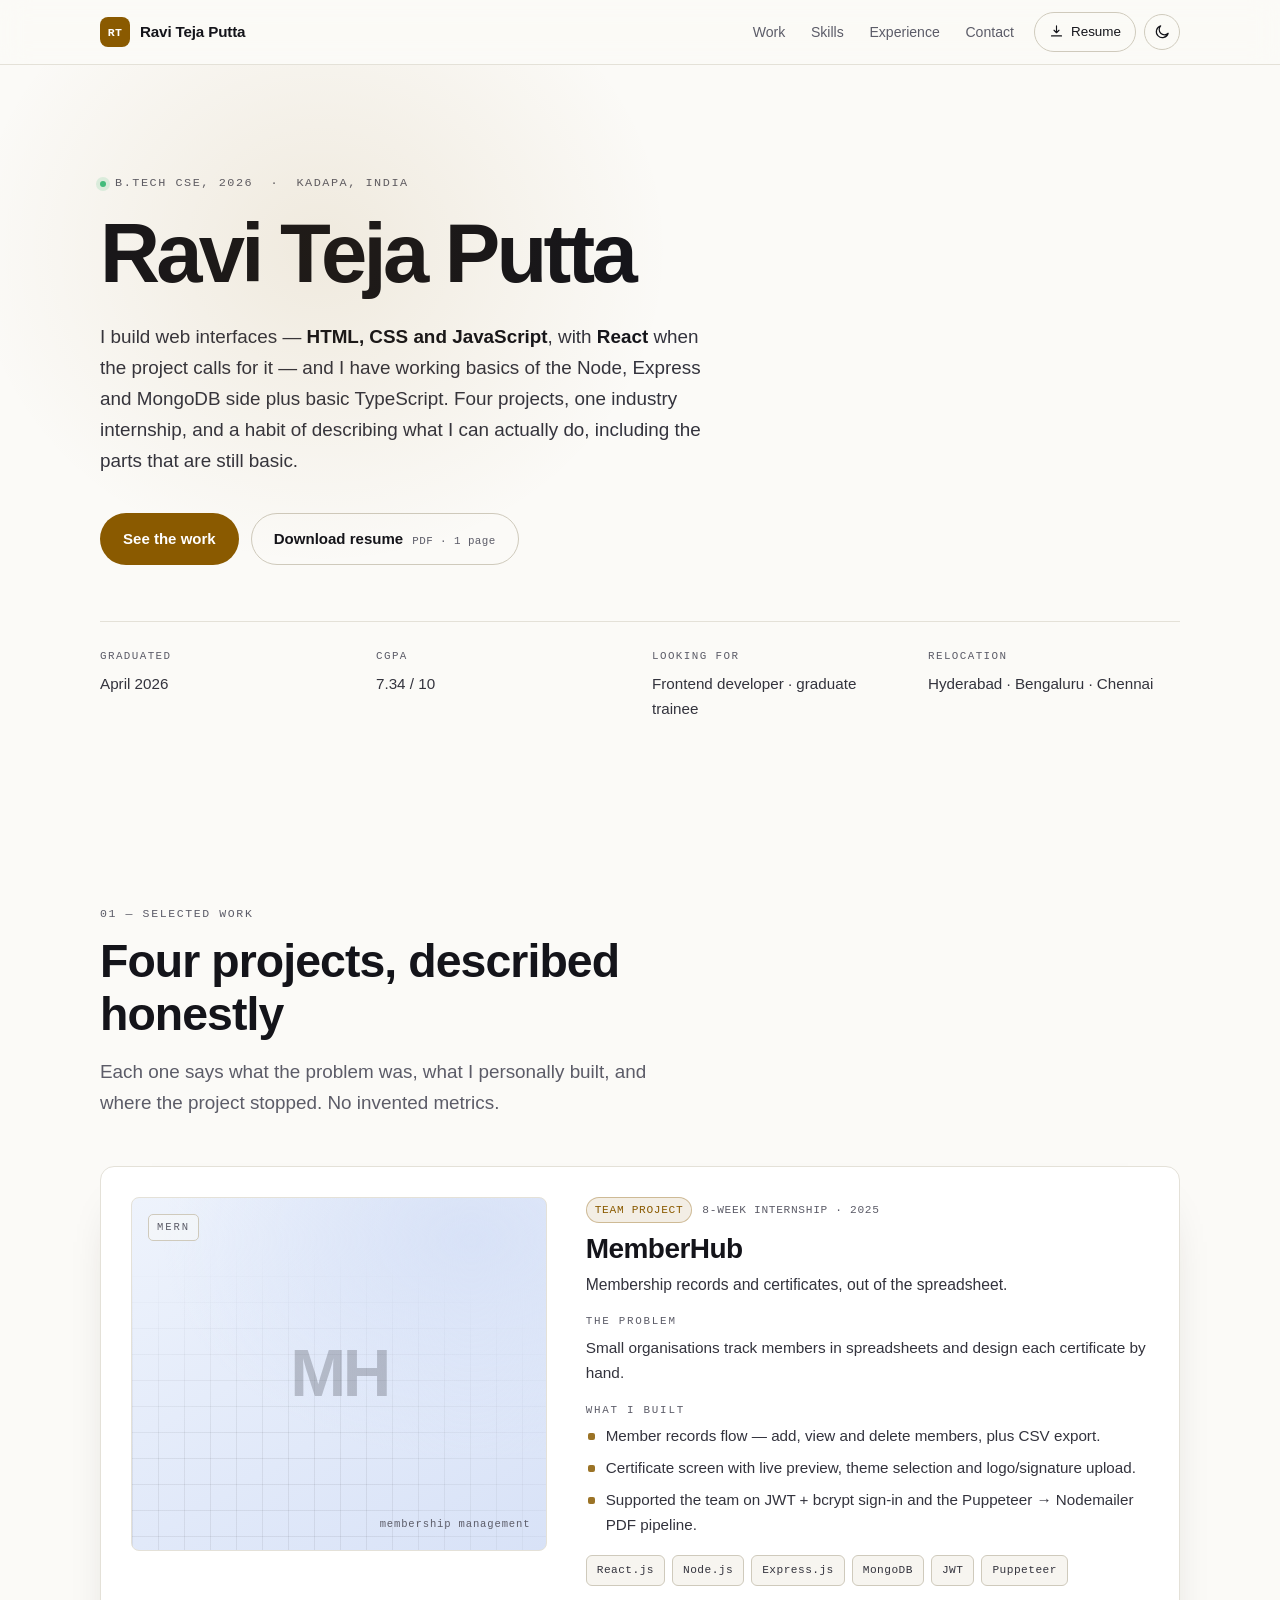
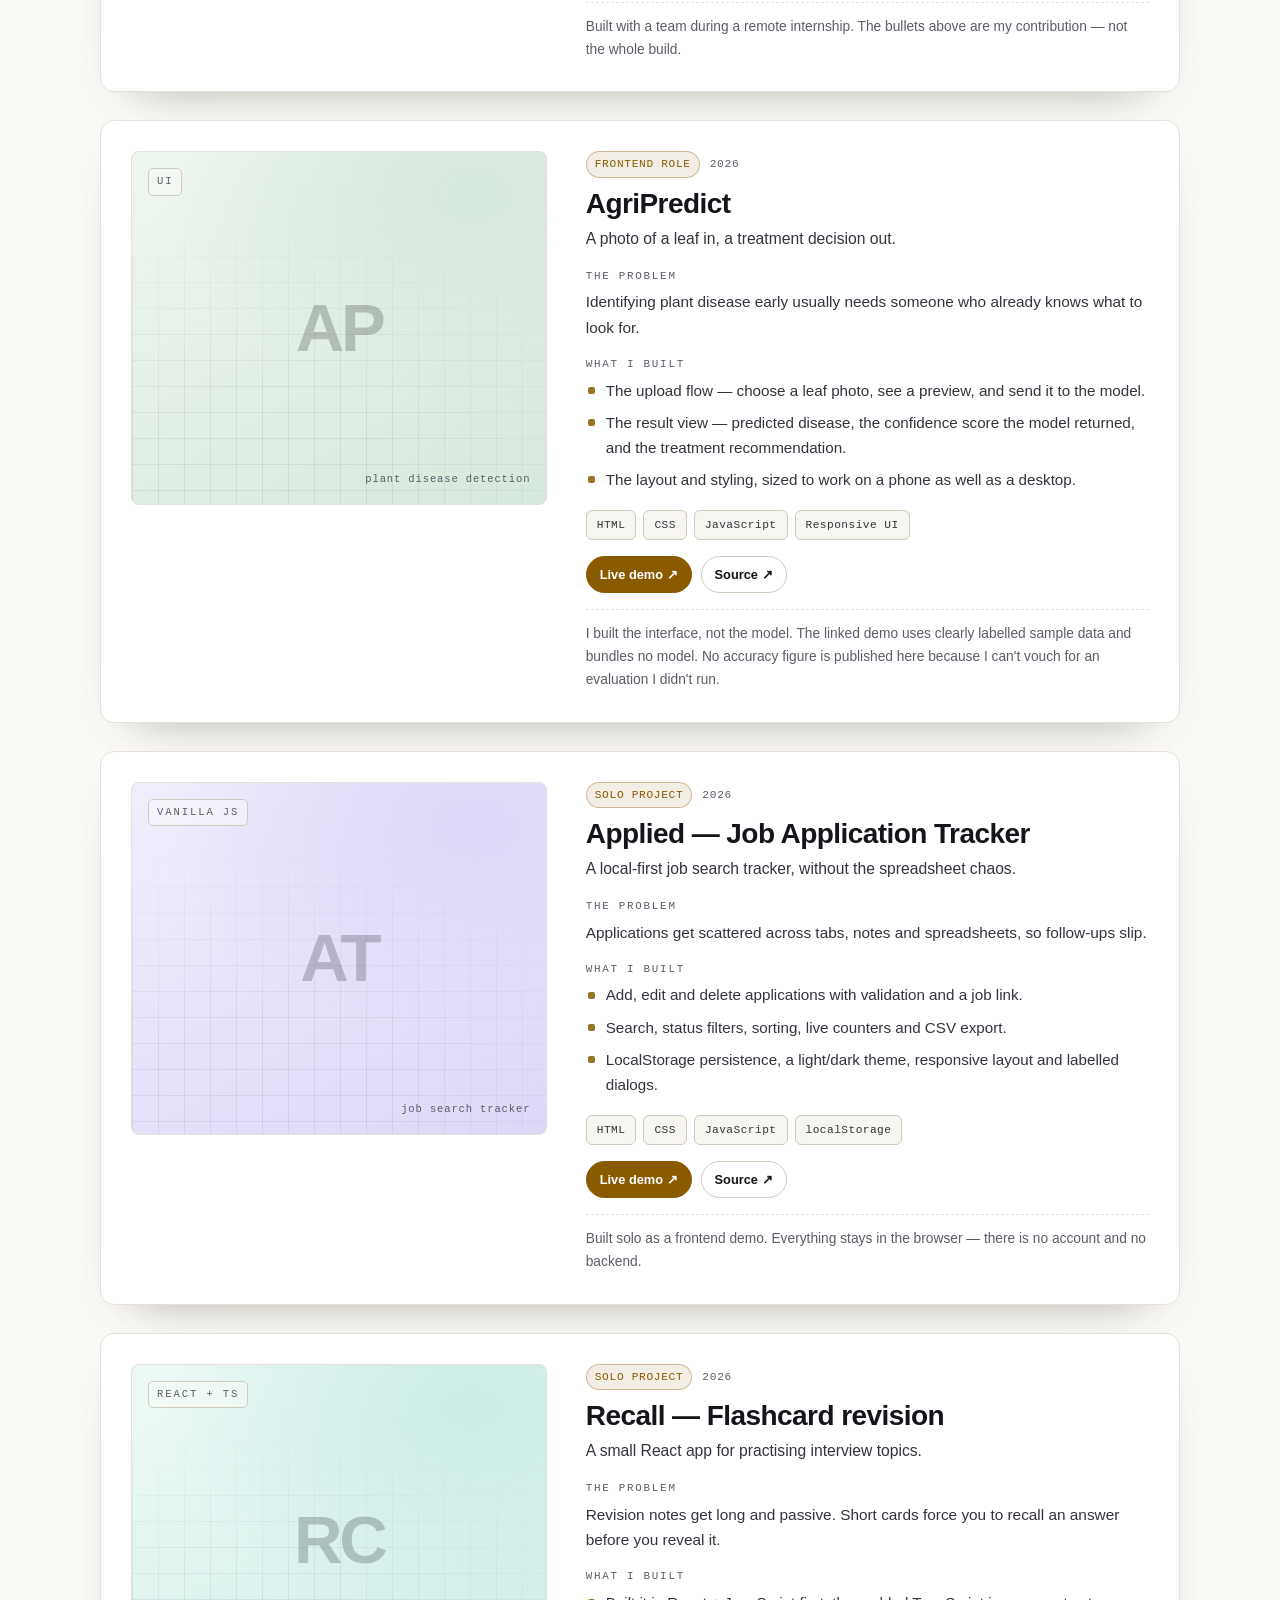
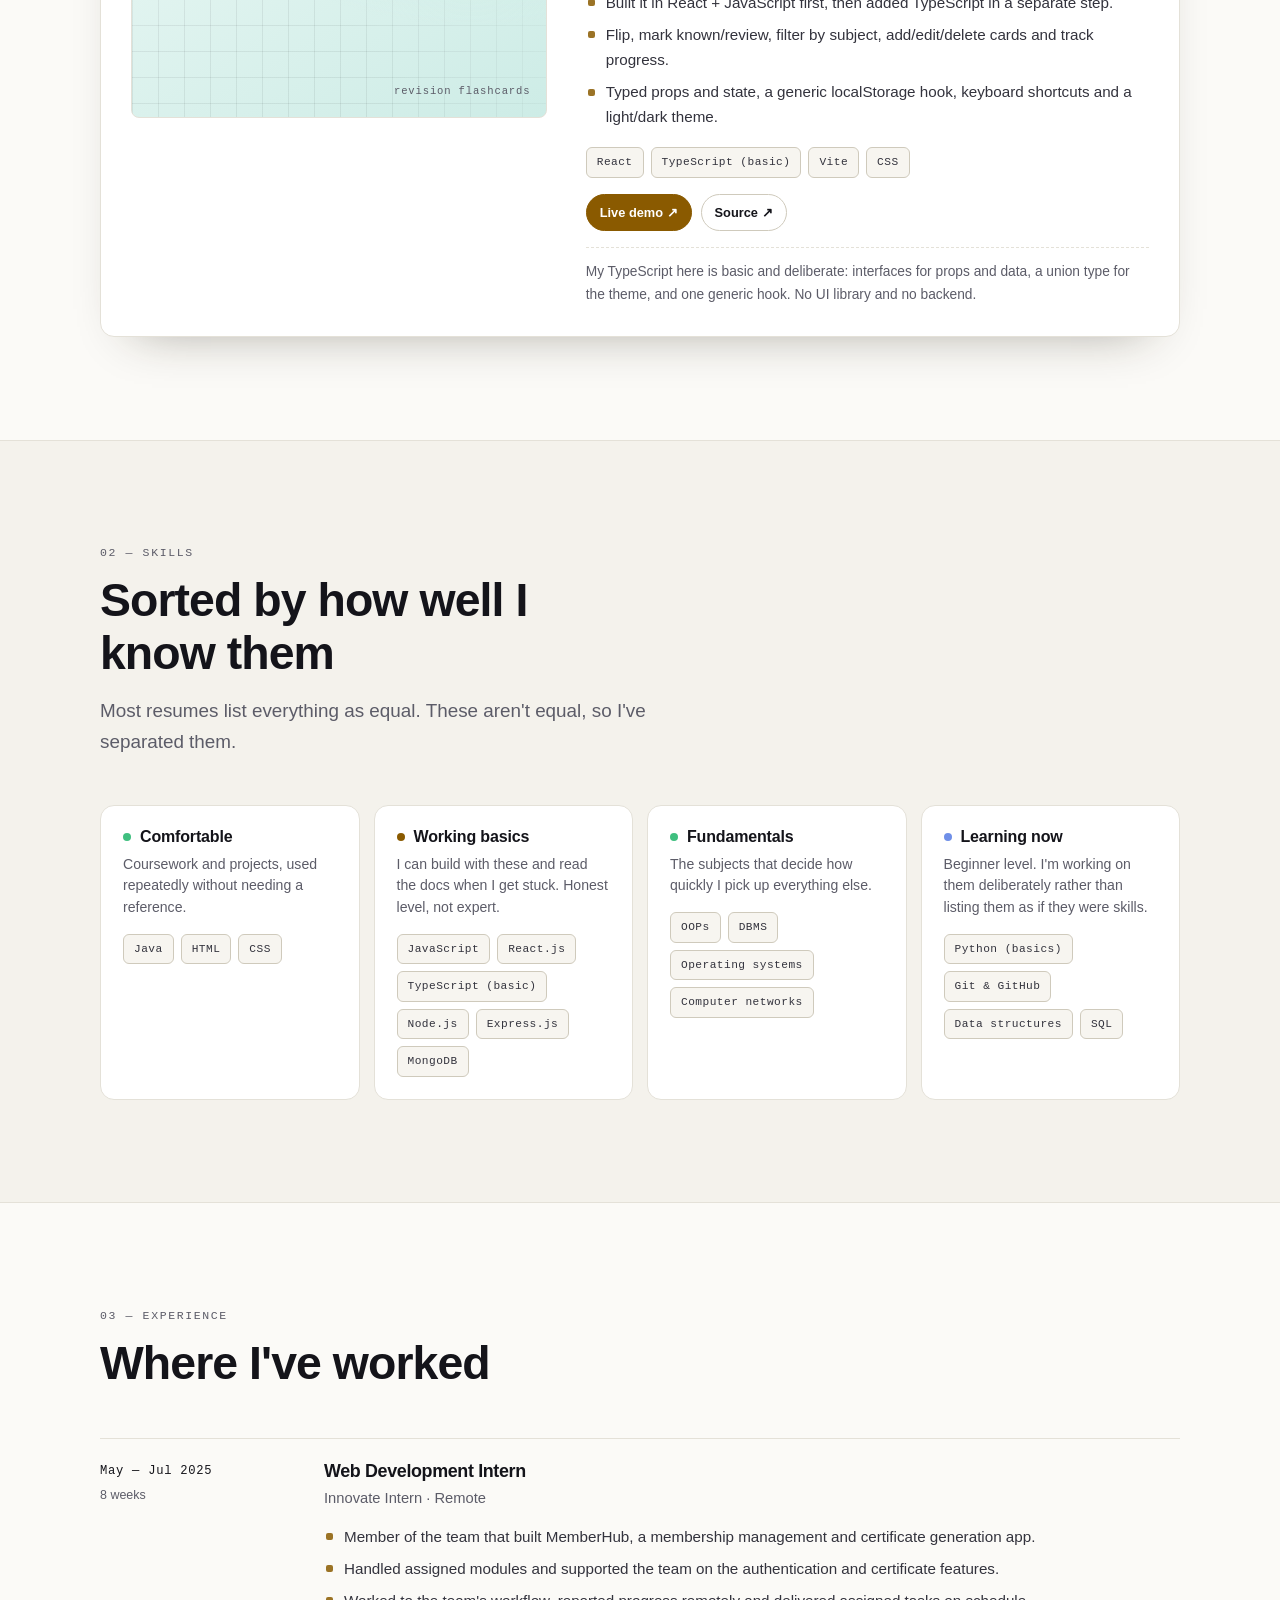
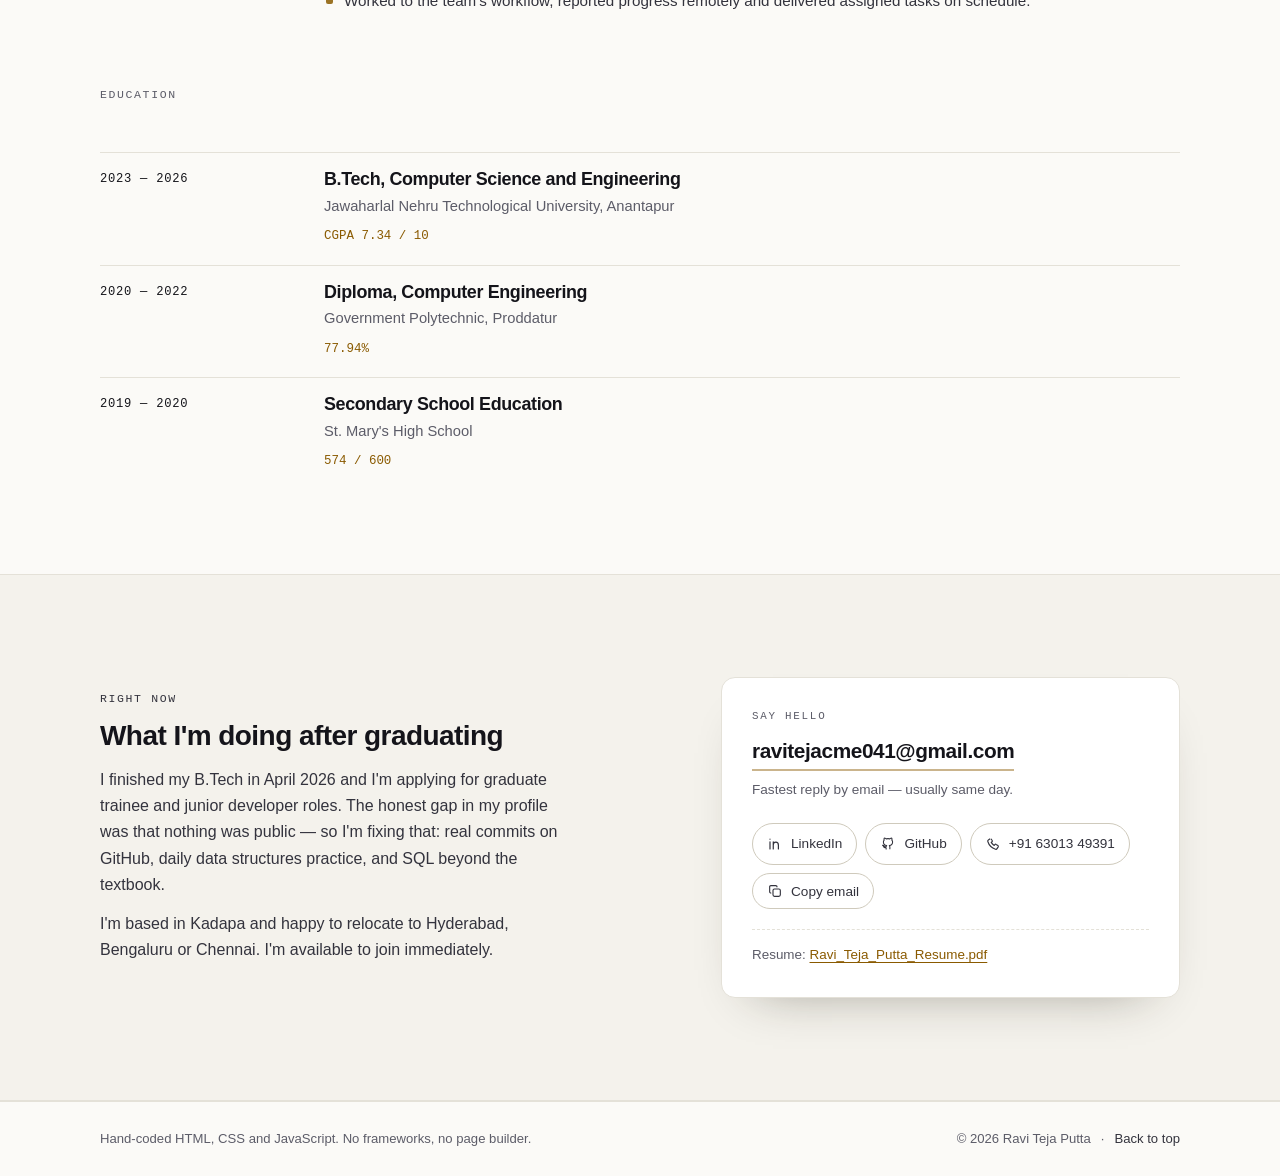
<file: index.html>
<!doctype html>
<html lang="en" data-theme="dark">
<head>
<meta charset="utf-8" />
<meta name="viewport" content="width=device-width, initial-scale=1" />

<!-- ════════════════════════════════════════════════════════════════
     EDIT 1 of 3 — replace the GitHub username placeholder
     Three places: these meta tags, the JSON-LD block (~line 50),
     and the GitHub link near the bottom of the contact section.
     ════════════════════════════════════════════════════════════════ -->

<title>Ravi Teja Putta — Frontend developer &amp; computer science graduate</title>
<meta name="description" content="Ravi Teja Putta — 2026 B.Tech Computer Science graduate from JNTU Anantapur. Frontend development in HTML, CSS and JavaScript, working basics of the MERN stack, and an 8-week web development internship." />
<link rel="canonical" href="https://ravitejaputta257.github.io/" />
<meta name="author" content="Ravi Teja Putta" />
<meta name="theme-color" content="#0b0b0c" />

<meta property="og:type" content="website" />
<meta property="og:title" content="Ravi Teja Putta — Frontend developer, computer science graduate" />
<meta property="og:description" content="Frontend development in HTML, CSS and JavaScript, working basics of the MERN stack, and an 8-week web development internship. Open to graduate trainee roles." />
<meta property="og:url" content="https://ravitejaputta257.github.io/" />
<meta property="og:image" content="https://ravitejaputta257.github.io/assets/img/og.png" />
<meta property="og:image:width" content="1200" />
<meta property="og:image:height" content="630" />
<meta name="twitter:card" content="summary_large_image" />
<meta name="twitter:title" content="Ravi Teja Putta — Frontend developer, computer science graduate" />
<meta name="twitter:description" content="Frontend development in HTML, CSS and JavaScript, working basics of the MERN stack, and an 8-week internship. Open to graduate trainee roles." />
<meta name="twitter:image" content="https://ravitejaputta257.github.io/assets/img/og.png" />

<link rel="icon" href="assets/img/favicon.svg" type="image/svg+xml" />
<link rel="apple-touch-icon" href="assets/img/apple-touch-icon.png" />
<link rel="stylesheet" href="assets/css/style.css" />

<!-- set the theme before first paint so there is no flash -->
<script>
  (function () {
    try {
      var saved = localStorage.getItem("theme");
      var prefersLight = window.matchMedia("(prefers-color-scheme: light)").matches;
      document.documentElement.dataset.theme = saved || (prefersLight ? "light" : "dark");
    } catch (e) {}
    document.documentElement.classList.add("js");
  })();
</script>

<script type="application/ld+json">
{
  "@context": "https://schema.org",
  "@type": "Person",
  "name": "Ravi Teja Putta",
  "jobTitle": "Frontend Developer — Computer Science Graduate",
  "email": "mailto:ravitejacme041@gmail.com",
  "telephone": "+91-63013-49391",
  "url": "https://ravitejaputta257.github.io/",
  "address": {
    "@type": "PostalAddress",
    "addressLocality": "Kadapa",
    "addressRegion": "Andhra Pradesh",
    "addressCountry": "IN"
  },
  "alumniOf": {
    "@type": "CollegeOrUniversity",
    "name": "Jawaharlal Nehru Technological University, Anantapur"
  },
  "sameAs": [
    "https://linkedin.com/in/ravitejaputta257",
    "https://github.com/ravitejaputta257"
  ],
  "knowsAbout": ["HTML", "CSS", "JavaScript", "Java", "React.js", "TypeScript (basic)", "Node.js", "Express.js", "MongoDB", "Python"]
}
</script>
</head>

<body>
<a class="skip-link" href="#main">Skip to content</a>

<header class="site-header">
  <div class="wrap header-inner">
    <a class="brand" href="#top">
      <span class="brand-mark" aria-hidden="true">RT</span>
      <span class="brand-text">Ravi Teja Putta</span>
    </a>

    <nav class="site-nav" aria-label="Main">
      <ul>
        <li><a href="#work">Work</a></li>
        <li><a href="#skills">Skills</a></li>
        <li><a href="#experience">Experience</a></li>
        <li><a href="#contact">Contact</a></li>
      </ul>
    </nav>

    <div class="header-actions">
      <a class="btn-resume" href="assets/resume/Ravi_Teja_Putta_Resume.pdf" download>
        <svg viewBox="0 0 24 24" width="15" height="15" aria-hidden="true" focusable="false">
          <path d="M12 3v11m0 0 4-4m-4 4-4-4M4 19h16" fill="none" stroke="currentColor" stroke-width="1.8" stroke-linecap="round" stroke-linejoin="round"/>
        </svg>
        <span>Resume</span>
      </a>
      <button class="theme-toggle" id="theme-toggle" type="button" aria-pressed="true" aria-label="Switch to light theme">
        <svg class="icon-sun" viewBox="0 0 24 24" width="17" height="17" aria-hidden="true" focusable="false">
          <circle cx="12" cy="12" r="4.2" fill="none" stroke="currentColor" stroke-width="1.7"/>
          <path d="M12 2.6v2.2M12 19.2v2.2M2.6 12h2.2M19.2 12h2.2M5.3 5.3l1.6 1.6M17.1 17.1l1.6 1.6M18.7 5.3l-1.6 1.6M6.9 17.1l-1.6 1.6" fill="none" stroke="currentColor" stroke-width="1.7" stroke-linecap="round"/>
        </svg>
        <svg class="icon-moon" viewBox="0 0 24 24" width="17" height="17" aria-hidden="true" focusable="false">
          <path d="M20 14.5A8.5 8.5 0 1 1 9.5 4a7 7 0 0 0 10.5 10.5Z" fill="none" stroke="currentColor" stroke-width="1.7" stroke-linejoin="round"/>
        </svg>
      </button>
    </div>
  </div>
</header>

<main id="main">

  <!-- ───────────────────────── hero ───────────────────────── -->
  <section class="hero" id="top">
    <div class="wrap">
      <p class="eyebrow reveal">
        <span class="dot" aria-hidden="true"></span>
        B.Tech CSE, 2026 &nbsp;·&nbsp; Kadapa, India
      </p>

      <h1 class="reveal">Ravi Teja Putta</h1>

      <p class="lead reveal">
        I build web interfaces — <strong>HTML, CSS and JavaScript</strong>, with
        <strong>React</strong> when the project calls for it — and I have working basics of
        the Node, Express and MongoDB side plus basic TypeScript. Four projects, one
        industry internship, and a habit of describing what I can actually do, including
        the parts that are still basic.
      </p>

      <div class="hero-actions reveal">
        <a class="btn btn-primary" href="#work">See the work</a>
        <a class="btn btn-ghost" href="assets/resume/Ravi_Teja_Putta_Resume.pdf" download>
          Download resume <span class="btn-meta">PDF · 1 page</span>
        </a>
      </div>

      <dl class="hero-facts reveal">
        <div>
          <dt>Graduated</dt>
          <dd>April 2026</dd>
        </div>
        <div>
          <dt>CGPA</dt>
          <dd>7.34 / 10</dd>
        </div>
        <div>
          <dt>Looking for</dt>
          <dd>Frontend developer · graduate trainee</dd>
        </div>
        <div>
          <dt>Relocation</dt>
          <dd>Hyderabad · Bengaluru · Chennai</dd>
        </div>
      </dl>
    </div>
  </section>

  <!-- ───────────────────────── work ───────────────────────── -->
  <section class="section" id="work" aria-labelledby="work-title">
    <div class="wrap">
      <header class="section-head">
        <p class="section-kicker">01 — Selected work</p>
        <h2 id="work-title">Four projects, described honestly</h2>
        <p class="section-note">
          Each one says what the problem was, what I personally built, and where the
          project stopped. No invented metrics.
        </p>
      </header>

      <article class="project reveal">
        <div class="project-cover cover-memberhub" aria-hidden="true">
          <span class="cover-mono">MERN</span>
          <span class="cover-initials">MH</span>
          <span class="cover-label">membership management</span>
        </div>

        <div class="project-body">
          <p class="project-meta">
            <span class="tag">Team project</span>
            <span>8-week internship · 2025</span>
          </p>
          <h3>MemberHub</h3>
          <p class="project-sub">Membership records and certificates, out of the spreadsheet.</p>

          <div class="project-block">
            <h4>The problem</h4>
            <p>Small organisations track members in spreadsheets and design each certificate by hand.</p>
          </div>

          <div class="project-block">
            <h4>What I built</h4>
            <ul class="ticks">
              <li>Member records flow — add, view and delete members, plus CSV export.</li>
              <li>Certificate screen with live preview, theme selection and logo/signature upload.</li>
              <li>Supported the team on JWT + bcrypt sign-in and the Puppeteer → Nodemailer PDF pipeline.</li>
            </ul>
          </div>

          <ul class="chips" aria-label="Technologies used">
            <li>React.js</li><li>Node.js</li><li>Express.js</li><li>MongoDB</li>
            <li>JWT</li><li>Puppeteer</li>
          </ul>

          <p class="project-foot">
            Built with a team during a remote internship. The bullets above are my
            contribution — not the whole build.
          </p>
        </div>
      </article>

      <article class="project reveal">
        <div class="project-cover cover-agri" aria-hidden="true">
          <span class="cover-mono">UI</span>
          <span class="cover-initials">AP</span>
          <span class="cover-label">plant disease detection</span>
        </div>

        <div class="project-body">
          <p class="project-meta">
            <span class="tag">Frontend role</span>
            <span>2026</span>
          </p>
          <h3>AgriPredict</h3>
          <p class="project-sub">A photo of a leaf in, a treatment decision out.</p>

          <div class="project-block">
            <h4>The problem</h4>
            <p>Identifying plant disease early usually needs someone who already knows what to look for.</p>
          </div>

          <div class="project-block">
            <h4>What I built</h4>
            <ul class="ticks">
              <li>The upload flow — choose a leaf photo, see a preview, and send it to the model.</li>
              <li>The result view — predicted disease, the confidence score the model returned, and the treatment recommendation.</li>
              <li>The layout and styling, sized to work on a phone as well as a desktop.</li>
            </ul>
          </div>

          <ul class="chips" aria-label="Technologies used">
            <li>HTML</li><li>CSS</li><li>JavaScript</li><li>Responsive UI</li>
          </ul>

          <div class="project-links" aria-label="Project links">
            <a class="is-primary" href="https://ravitejaputta257.github.io/agripredict-ui-demo/" target="_blank" rel="noopener noreferrer">Live demo ↗</a>
            <a href="https://github.com/ravitejaputta257/agripredict-ui-demo" target="_blank" rel="noopener noreferrer">Source ↗</a>
          </div>

          <p class="project-foot">
            I built the interface, not the model. The linked demo uses clearly labelled
            sample data and bundles no model. No accuracy figure is published here
            because I can't vouch for an evaluation I didn't run.
          </p>
        </div>
      </article>

      <article class="project reveal">
        <div class="project-cover cover-tracker" aria-hidden="true">
          <span class="cover-mono">Vanilla JS</span>
          <span class="cover-initials">AT</span>
          <span class="cover-label">job search tracker</span>
        </div>

        <div class="project-body">
          <p class="project-meta">
            <span class="tag">Solo project</span>
            <span>2026</span>
          </p>
          <h3>Applied — Job Application Tracker</h3>
          <p class="project-sub">A local-first job search tracker, without the spreadsheet chaos.</p>

          <div class="project-block">
            <h4>The problem</h4>
            <p>Applications get scattered across tabs, notes and spreadsheets, so follow-ups slip.</p>
          </div>

          <div class="project-block">
            <h4>What I built</h4>
            <ul class="ticks">
              <li>Add, edit and delete applications with validation and a job link.</li>
              <li>Search, status filters, sorting, live counters and CSV export.</li>
              <li>LocalStorage persistence, a light/dark theme, responsive layout and labelled dialogs.</li>
            </ul>
          </div>

          <ul class="chips" aria-label="Technologies used">
            <li>HTML</li><li>CSS</li><li>JavaScript</li><li>localStorage</li>
          </ul>

          <div class="project-links" aria-label="Project links">
            <a class="is-primary" href="https://ravitejaputta257.github.io/job-application-tracker/" target="_blank" rel="noopener noreferrer">Live demo ↗</a>
            <a href="https://github.com/ravitejaputta257/job-application-tracker" target="_blank" rel="noopener noreferrer">Source ↗</a>
          </div>

          <p class="project-foot">
            Built solo as a frontend demo. Everything stays in the browser — there is no
            account and no backend.
          </p>
        </div>
      </article>

      <article class="project reveal">
        <div class="project-cover cover-recall" aria-hidden="true">
          <span class="cover-mono">React + TS</span>
          <span class="cover-initials">RC</span>
          <span class="cover-label">revision flashcards</span>
        </div>

        <div class="project-body">
          <p class="project-meta">
            <span class="tag">Solo project</span>
            <span>2026</span>
          </p>
          <h3>Recall — Flashcard revision</h3>
          <p class="project-sub">A small React app for practising interview topics.</p>

          <div class="project-block">
            <h4>The problem</h4>
            <p>Revision notes get long and passive. Short cards force you to recall an answer before you reveal it.</p>
          </div>

          <div class="project-block">
            <h4>What I built</h4>
            <ul class="ticks">
              <li>Built it in React + JavaScript first, then added TypeScript in a separate step.</li>
              <li>Flip, mark known/review, filter by subject, add/edit/delete cards and track progress.</li>
              <li>Typed props and state, a generic localStorage hook, keyboard shortcuts and a light/dark theme.</li>
            </ul>
          </div>

          <ul class="chips" aria-label="Technologies used">
            <li>React</li><li>TypeScript (basic)</li><li>Vite</li><li>CSS</li>
          </ul>

          <div class="project-links" aria-label="Project links">
            <a class="is-primary" href="https://ravitejaputta257.github.io/recall-flashcards/" target="_blank" rel="noopener noreferrer">Live demo ↗</a>
            <a href="https://github.com/ravitejaputta257/recall-flashcards" target="_blank" rel="noopener noreferrer">Source ↗</a>
          </div>

          <p class="project-foot">
            My TypeScript here is basic and deliberate: interfaces for props and data, a
            union type for the theme, and one generic hook. No UI library and no backend.
          </p>
        </div>
      </article>
    </div>
  </section>

  <!-- ───────────────────────── skills ───────────────────────── -->
  <section class="section section-alt" id="skills" aria-labelledby="skills-title">
    <div class="wrap">
      <header class="section-head">
        <p class="section-kicker">02 — Skills</p>
        <h2 id="skills-title">Sorted by how well I know them</h2>
        <p class="section-note">
          Most resumes list everything as equal. These aren't equal, so I've separated them.
        </p>
      </header>

      <div class="skill-grid">
        <div class="skill-card reveal">
          <h3><span class="skill-badge badge-strong" aria-hidden="true"></span>Comfortable</h3>
          <p class="skill-desc">Coursework and projects, used repeatedly without needing a reference.</p>
          <ul class="chips">
            <li>Java</li><li>HTML</li><li>CSS</li>
          </ul>
        </div>

        <div class="skill-card reveal">
          <h3><span class="skill-badge badge-mid" aria-hidden="true"></span>Working basics</h3>
          <p class="skill-desc">I can build with these and read the docs when I get stuck. Honest level, not expert.</p>
          <ul class="chips">
            <li>JavaScript</li><li>React.js</li><li>TypeScript (basic)</li><li>Node.js</li><li>Express.js</li><li>MongoDB</li>
          </ul>
        </div>

        <div class="skill-card reveal">
          <h3><span class="skill-badge badge-strong" aria-hidden="true"></span>Fundamentals</h3>
          <p class="skill-desc">The subjects that decide how quickly I pick up everything else.</p>
          <ul class="chips">
            <li>OOPs</li><li>DBMS</li><li>Operating systems</li><li>Computer networks</li>
          </ul>
        </div>

        <div class="skill-card reveal">
          <h3><span class="skill-badge badge-new" aria-hidden="true"></span>Learning now</h3>
          <p class="skill-desc">Beginner level. I'm working on them deliberately rather than listing them as if they were skills.</p>
          <ul class="chips">
            <li>Python (basics)</li><li>Git &amp; GitHub</li><li>Data structures</li><li>SQL</li>
          </ul>
        </div>
      </div>
    </div>
  </section>

  <!-- ───────────────────────── experience ───────────────────────── -->
  <section class="section" id="experience" aria-labelledby="exp-title">
    <div class="wrap">
      <header class="section-head">
        <p class="section-kicker">03 — Experience</p>
        <h2 id="exp-title">Where I've worked</h2>
      </header>

      <ol class="timeline">
        <li class="timeline-item reveal">
          <div class="timeline-when">
            <span class="timeline-date">May — Jul 2025</span>
            <span class="timeline-len">8 weeks</span>
          </div>
          <div class="timeline-body">
            <h3>Web Development Intern</h3>
            <p class="timeline-org">Innovate Intern <span aria-hidden="true">·</span> Remote</p>
            <ul class="ticks">
              <li>Member of the team that built MemberHub, a membership management and certificate generation app.</li>
              <li>Handled assigned modules and supported the team on the authentication and certificate features.</li>
              <li>Worked to the team's workflow, reported progress remotely and delivered assigned tasks on schedule.</li>
            </ul>
          </div>
        </li>
      </ol>

      <header class="section-head section-head-sub">
        <p class="section-kicker">Education</p>
      </header>

      <ol class="timeline timeline-compact">
        <li class="timeline-item reveal">
          <div class="timeline-when"><span class="timeline-date">2023 — 2026</span></div>
          <div class="timeline-body">
            <h3>B.Tech, Computer Science and Engineering</h3>
            <p class="timeline-org">Jawaharlal Nehru Technological University, Anantapur</p>
            <p class="timeline-score">CGPA 7.34 / 10</p>
          </div>
        </li>
        <li class="timeline-item reveal">
          <div class="timeline-when"><span class="timeline-date">2020 — 2022</span></div>
          <div class="timeline-body">
            <h3>Diploma, Computer Engineering</h3>
            <p class="timeline-org">Government Polytechnic, Proddatur</p>
            <p class="timeline-score">77.94%</p>
          </div>
        </li>
        <li class="timeline-item reveal">
          <div class="timeline-when"><span class="timeline-date">2019 — 2020</span></div>
          <div class="timeline-body">
            <h3>Secondary School Education</h3>
            <p class="timeline-org">St. Mary's High School</p>
            <p class="timeline-score">574 / 600</p>
          </div>
        </li>
      </ol>
    </div>
  </section>

  <!-- ───────────────────────── now / contact ───────────────────────── -->
  <section class="section section-alt" id="contact" aria-labelledby="contact-title">
    <div class="wrap contact-wrap">
      <div class="now reveal">
        <p class="section-kicker">Right now</p>
        <h2 id="contact-title">What I'm doing after graduating</h2>
        <p>
          I finished my B.Tech in April 2026 and I'm applying for graduate trainee and junior
          developer roles. The honest gap in my profile was that nothing was public — so I'm
          fixing that: real commits on GitHub, daily data structures practice, and SQL beyond
          the textbook.
        </p>
        <p>
          I'm based in Kadapa and happy to relocate to Hyderabad, Bengaluru or Chennai. I'm
          available to join immediately.
        </p>
      </div>

      <div class="contact-card reveal">
        <p class="contact-label">Say hello</p>
        <a class="contact-email" href="mailto:ravitejacme041@gmail.com">ravitejacme041@gmail.com</a>
        <p class="contact-hint">Fastest reply by email — usually same day.</p>

        <ul class="contact-links">
          <li>
            <a href="https://linkedin.com/in/ravitejaputta257" rel="me noopener" target="_blank">
              <svg viewBox="0 0 24 24" width="16" height="16" aria-hidden="true" focusable="false">
                <path d="M4.5 8.8v10.7M4.5 4.7v.1M9.4 19.5V8.8m0 4.6c0-2.6 1.6-4.2 3.9-4.2s3.8 1.6 3.8 4.5v5.8" fill="none" stroke="currentColor" stroke-width="1.8" stroke-linecap="round"/>
              </svg>
              LinkedIn
            </a>
          </li>
          <li>
            <a href="https://github.com/ravitejaputta257" rel="me noopener" target="_blank">
              <svg viewBox="0 0 24 24" width="16" height="16" aria-hidden="true" focusable="false">
                <path d="M9.2 20.4v-2.9c-3 .5-3.6-1.4-3.6-1.4-.5-1.3-1.2-1.6-1.2-1.6-1-.7 0-.7 0-.7 1.1.1 1.7 1.1 1.7 1.1 1 1.7 2.6 1.2 3.2.9.1-.7.4-1.2.7-1.5-2.4-.3-4.9-1.2-4.9-5.3 0-1.2.4-2.1 1.1-2.9-.1-.3-.5-1.4.1-2.9 0 0 .9-.3 3 1.1a10 10 0 0 1 5.4 0c2.1-1.4 3-1.1 3-1.1.6 1.5.2 2.6.1 2.9.7.8 1.1 1.7 1.1 2.9 0 4.1-2.5 5-4.9 5.3.4.4.8 1.1.8 2.2v3.4" fill="none" stroke="currentColor" stroke-width="1.6" stroke-linejoin="round"/>
              </svg>
              GitHub
            </a>
          </li>
          <li>
            <a href="tel:+916301349391">
              <svg viewBox="0 0 24 24" width="16" height="16" aria-hidden="true" focusable="false">
                <path d="M7.7 4.2 5 5.9c-.8.5-1.1 1.5-.8 2.4 1.8 5.6 5.9 9.7 11.5 11.5.9.3 1.9 0 2.4-.8l1.7-2.7c.4-.7.2-1.6-.5-2.1l-2.6-1.6c-.6-.4-1.4-.3-1.9.3l-1 1.2a12.6 12.6 0 0 1-4.5-4.5l1.2-1c.6-.5.7-1.3.3-1.9L8.9 4.1" fill="none" stroke="currentColor" stroke-width="1.7" stroke-linejoin="round"/>
              </svg>
              +91 63013 49391
            </a>
          </li>
          <li>
            <button class="copy-btn" id="copy-email" type="button" data-email="ravitejacme041@gmail.com">
              <svg viewBox="0 0 24 24" width="16" height="16" aria-hidden="true" focusable="false">
                <rect x="9" y="9" width="11" height="11" rx="2.2" fill="none" stroke="currentColor" stroke-width="1.7"/>
                <path d="M15 5.8A1.8 1.8 0 0 0 13.2 4H5.8A1.8 1.8 0 0 0 4 5.8v7.4A1.8 1.8 0 0 0 5.8 15" fill="none" stroke="currentColor" stroke-width="1.7" stroke-linecap="round"/>
              </svg>
              <span id="copy-label">Copy email</span>
            </button>
          </li>
        </ul>

        <p class="contact-note">
          Resume: <a href="assets/resume/Ravi_Teja_Putta_Resume.pdf" download>Ravi_Teja_Putta_Resume.pdf</a>
        </p>
      </div>
    </div>
  </section>
</main>

<footer class="site-footer">
  <div class="wrap footer-inner">
    <p>Hand-coded HTML, CSS and JavaScript. No frameworks, no page builder.</p>
    <p class="footer-meta">
      <span>© <span id="year">2026</span> Ravi Teja Putta</span>
      <span aria-hidden="true">·</span>
      <a href="#top">Back to top</a>
    </p>
  </div>
</footer>

<div class="toast" id="toast" role="status" aria-live="polite"></div>

<script src="assets/js/main.js" defer></script>
</body>
</html>
</file>
<file: assets/css/style.css>
/* ==========================================================================
   Ravi Teja Putta — portfolio
   Hand-written CSS. No frameworks, no dependencies.
   1. tokens   2. reset   3. layout   4. header   5. hero   6. sections
   7. projects 8. skills  9. timeline 10. contact 11. footer 12. motion
   13. responsive 14. print
   ========================================================================== */

/* ── 1. tokens ───────────────────────────────────────────────────────────── */
:root {
  --font-sans: -apple-system, BlinkMacSystemFont, "Segoe UI", Roboto, Helvetica, Arial, sans-serif;
  --font-mono: ui-monospace, SFMono-Regular, "SF Mono", Menlo, Consolas, "Liberation Mono", monospace;

  --wrap: 1080px;
  --gutter: clamp(20px, 5vw, 48px);
  --radius: 14px;
  --radius-sm: 8px;

  --step-0: 1rem;
  --step-1: clamp(1.05rem, 0.98rem + 0.35vw, 1.18rem);
  --step-2: clamp(1.35rem, 1.2rem + 0.9vw, 1.75rem);
  --step-3: clamp(1.9rem, 1.5rem + 2vw, 2.9rem);
  --step-4: clamp(2.9rem, 2rem + 5vw, 5.2rem);

  --ease: cubic-bezier(0.2, 0.7, 0.3, 1);
}

html[data-theme="dark"] {
  --bg: #0b0b0c;
  --bg-alt: #0e0e10;
  --surface: #131316;
  --surface-2: #17171b;
  --line: #26262c;
  --line-strong: #34343c;
  --text: #eaeaeC;
  --text-soft: #c9c9d0;
  --muted: #9a9aa4;
  --accent: #e9b44c;
  --accent-ink: #0b0b0c;
  --accent-soft: rgba(233, 180, 76, 0.12);
  --shadow: 0 24px 60px -30px rgba(0, 0, 0, 0.9);
  --cover-1: #1b2f5e;
  --cover-2: #0e1730;
  --cover-agri-1: #1d4032;
  --cover-agri-2: #0d1f19;
  --cover-tracker-1: #312a6b;
  --cover-tracker-2: #151233;
  --cover-recall-1: #14453f;
  --cover-recall-2: #0a1e1c;
}

html[data-theme="light"] {
  --bg: #fbfaf7;
  --bg-alt: #f4f2ec;
  --surface: #ffffff;
  --surface-2: #f7f5f0;
  --line: #e4e1d8;
  --line-strong: #cfcabc;
  --text: #14141a;
  --text-soft: #33333d;
  --muted: #5c5c68;
  --accent: #8a5a00;
  --accent-ink: #ffffff;
  --accent-soft: rgba(138, 90, 0, 0.1);
  --shadow: 0 24px 50px -34px rgba(35, 30, 15, 0.45);
  --cover-1: #d8e2f7;
  --cover-2: #eef3fc;
  --cover-agri-1: #d7e8dc;
  --cover-agri-2: #eef6f0;
  --cover-tracker-1: #dcd9f7;
  --cover-tracker-2: #f0eefc;
  --cover-recall-1: #cdece6;
  --cover-recall-2: #eef9f6;
}

/* ── 2. reset ────────────────────────────────────────────────────────────── */
*,
*::before,
*::after { box-sizing: border-box; }

html {
  -webkit-text-size-adjust: 100%;
  scroll-behavior: smooth;
  scroll-padding-top: 88px;
}

body {
  margin: 0;
  background: var(--bg);
  color: var(--text);
  font-family: var(--font-sans);
  font-size: var(--step-0);
  line-height: 1.65;
  -webkit-font-smoothing: antialiased;
  text-rendering: optimizeLegibility;
}

h1, h2, h3, h4 { margin: 0; line-height: 1.15; letter-spacing: -0.02em; font-weight: 650; }
p { margin: 0; }
ul, ol { margin: 0; padding: 0; list-style: none; }
img, svg { display: block; max-width: 100%; }
a { color: inherit; text-decoration: none; }
strong { font-weight: 650; color: var(--text); }

:focus-visible {
  outline: 2px solid var(--accent);
  outline-offset: 3px;
  border-radius: 4px;
}

::selection { background: var(--accent); color: var(--accent-ink); }

.skip-link {
  position: absolute;
  left: 50%;
  top: 10px;
  transform: translate(-50%, -220%);
  z-index: 100;
  padding: 10px 18px;
  background: var(--accent);
  color: var(--accent-ink);
  border-radius: 999px;
  font-size: 0.85rem;
  font-weight: 600;
  transition: transform 0.2s var(--ease);
}
.skip-link:focus { transform: translate(-50%, 0); }

/* ── 3. layout ───────────────────────────────────────────────────────────── */
.wrap {
  width: min(100% - (var(--gutter) * 2), var(--wrap));
  margin-inline: auto;
}

.section { padding-block: clamp(56px, 8vw, 104px); }
.section-alt { background: var(--bg-alt); border-block: 1px solid var(--line); }

.section-head { max-width: 62ch; margin-bottom: clamp(28px, 4vw, 48px); }
.section-head-sub { margin-top: clamp(44px, 6vw, 72px); }

.section-kicker {
  font-family: var(--font-mono);
  font-size: 0.72rem;
  letter-spacing: 0.14em;
  text-transform: uppercase;
  color: var(--muted);
  margin-bottom: 12px;
}

.section-head h2 { font-size: var(--step-3); }
.section-note { margin-top: 14px; color: var(--muted); max-width: 56ch; font-size: var(--step-1); }

/* ── 4. header ───────────────────────────────────────────────────────────── */
.site-header {
  position: sticky;
  top: 0;
  z-index: 50;
  background: color-mix(in srgb, var(--bg) 82%, transparent);
  backdrop-filter: saturate(160%) blur(14px);
  border-bottom: 1px solid var(--line);
}

.header-inner {
  display: flex;
  align-items: center;
  gap: 20px;
  min-height: 64px;
}

.brand { display: inline-flex; align-items: center; gap: 10px; font-weight: 650; letter-spacing: -0.01em; }

.brand-mark {
  display: grid;
  place-items: center;
  width: 30px;
  height: 30px;
  border-radius: 8px;
  background: var(--accent);
  color: var(--accent-ink);
  font-family: var(--font-mono);
  font-size: 0.72rem;
  font-weight: 700;
  letter-spacing: 0.02em;
}

.brand-text { font-size: 0.95rem; }

.site-nav { margin-left: auto; }
.site-nav ul { display: flex; gap: clamp(12px, 2vw, 26px); }

.site-nav a {
  position: relative;
  font-size: 0.88rem;
  color: var(--muted);
  padding-block: 6px;
  transition: color 0.18s var(--ease);
}
.site-nav a::after {
  content: "";
  position: absolute;
  left: 0;
  right: 0;
  bottom: 0;
  height: 1.5px;
  background: var(--accent);
  transform: scaleX(0);
  transform-origin: left;
  transition: transform 0.25s var(--ease);
}
.site-nav a:hover { color: var(--text); }
.site-nav a:hover::after,
.site-nav a[aria-current="true"]::after { transform: scaleX(1); }
.site-nav a[aria-current="true"] { color: var(--text); }

.header-actions { display: flex; align-items: center; gap: 8px; }

.btn-resume {
  display: inline-flex;
  align-items: center;
  gap: 7px;
  padding: 8px 14px;
  border: 1px solid var(--line-strong);
  border-radius: 999px;
  font-size: 0.84rem;
  color: var(--text);
  transition: background 0.18s var(--ease), border-color 0.18s var(--ease), transform 0.18s var(--ease);
}
.btn-resume:hover { background: var(--surface-2); border-color: var(--accent); transform: translateY(-1px); }

.theme-toggle {
  display: grid;
  place-items: center;
  width: 36px;
  height: 36px;
  padding: 0;
  border: 1px solid var(--line-strong);
  border-radius: 50%;
  background: transparent;
  color: var(--text);
  cursor: pointer;
  transition: background 0.18s var(--ease), border-color 0.18s var(--ease);
}
.theme-toggle:hover { background: var(--surface-2); border-color: var(--accent); }
.theme-toggle .icon-moon { display: none; }
html[data-theme="light"] .theme-toggle .icon-sun { display: none; }
html[data-theme="light"] .theme-toggle .icon-moon { display: block; }

/* ── 5. hero ─────────────────────────────────────────────────────────────── */
.hero {
  position: relative;
  padding-block: clamp(56px, 9vw, 104px) clamp(44px, 7vw, 80px);
  overflow: hidden;
}
.hero::before {
  content: "";
  position: absolute;
  inset: -30% 40% 20% -10%;
  background: radial-gradient(closest-side, var(--accent-soft), transparent 78%);
  pointer-events: none;
}

.eyebrow {
  display: inline-flex;
  align-items: center;
  gap: 9px;
  font-family: var(--font-mono);
  font-size: 0.74rem;
  letter-spacing: 0.13em;
  text-transform: uppercase;
  color: var(--muted);
}

.dot {
  width: 6px;
  height: 6px;
  border-radius: 50%;
  background: #3fbf7f;
  box-shadow: 0 0 0 4px rgba(63, 191, 127, 0.16);
}

.hero h1 {
  margin-top: 18px;
  font-size: var(--step-4);
  letter-spacing: -0.045em;
  line-height: 0.98;
  font-weight: 680;
}

.lead {
  margin-top: clamp(18px, 3vw, 26px);
  max-width: 60ch;
  font-size: var(--step-1);
  color: var(--text-soft);
}

.hero-actions { display: flex; flex-wrap: wrap; gap: 12px; margin-top: clamp(26px, 4vw, 36px); }

.btn {
  display: inline-flex;
  align-items: baseline;
  gap: 9px;
  padding: 13px 22px;
  border-radius: 999px;
  font-size: 0.94rem;
  font-weight: 600;
  border: 1px solid transparent;
  transition: transform 0.18s var(--ease), background 0.18s var(--ease), border-color 0.18s var(--ease), color 0.18s var(--ease);
}
.btn:hover { transform: translateY(-2px); }
.btn-primary { background: var(--accent); color: var(--accent-ink); }
.btn-primary:hover { background: color-mix(in srgb, var(--accent) 88%, var(--text)); }
.btn-ghost { border-color: var(--line-strong); color: var(--text); }
.btn-ghost:hover { border-color: var(--accent); background: var(--surface); }
.btn-meta {
  font-family: var(--font-mono);
  font-size: 0.68rem;
  letter-spacing: 0.04em;
  color: var(--muted);
  font-weight: 400;
}

.hero-facts {
  display: grid;
  grid-template-columns: repeat(4, minmax(0, 1fr));
  gap: 4px 24px;
  margin: clamp(36px, 5vw, 56px) 0 0;
  padding-top: 26px;
  border-top: 1px solid var(--line);
}
.hero-facts dt {
  font-family: var(--font-mono);
  font-size: 0.68rem;
  letter-spacing: 0.13em;
  text-transform: uppercase;
  color: var(--muted);
  margin-bottom: 5px;
}
.hero-facts dd { margin: 0; font-size: 0.95rem; color: var(--text-soft); }

/* ── 7. projects ─────────────────────────────────────────────────────────── */
.project {
  display: grid;
  grid-template-columns: minmax(0, 0.85fr) minmax(0, 1.15fr);
  gap: clamp(20px, 3vw, 40px);
  align-items: start;
  padding: clamp(20px, 3vw, 30px);
  background: var(--surface);
  border: 1px solid var(--line);
  border-radius: var(--radius);
  box-shadow: var(--shadow);
  transition: border-color 0.25s var(--ease), transform 0.25s var(--ease);
}
.project + .project { margin-top: clamp(20px, 3vw, 28px); }
.project:hover { border-color: var(--line-strong); transform: translateY(-2px); }

.project-cover {
  position: relative;
  display: flex;
  flex-direction: column;
  justify-content: space-between;
  aspect-ratio: 4 / 3.4;
  padding: 16px;
  border-radius: var(--radius-sm);
  overflow: hidden;
  border: 1px solid var(--line);
  background:
    radial-gradient(120% 100% at 82% 12%, var(--cover-1), transparent 62%),
    linear-gradient(150deg, var(--cover-2), var(--cover-1));
}
.project-cover::before {
  content: "";
  position: absolute;
  inset: 0;
  background-image:
    linear-gradient(to right, color-mix(in srgb, var(--text) 7%, transparent) 1px, transparent 1px),
    linear-gradient(to bottom, color-mix(in srgb, var(--text) 7%, transparent) 1px, transparent 1px);
  background-size: 26px 26px;
  mask-image: radial-gradient(120% 90% at 30% 90%, #000 25%, transparent 85%);
}
.cover-agri {
  background:
    radial-gradient(120% 100% at 82% 12%, var(--cover-agri-1), transparent 62%),
    linear-gradient(150deg, var(--cover-agri-2), var(--cover-agri-1));
}
.cover-tracker {
  background:
    radial-gradient(120% 100% at 82% 12%, var(--cover-tracker-1), transparent 62%),
    linear-gradient(150deg, var(--cover-tracker-2), var(--cover-tracker-1));
}
.cover-recall {
  background:
    radial-gradient(120% 100% at 82% 12%, var(--cover-recall-1), transparent 62%),
    linear-gradient(150deg, var(--cover-recall-2), var(--cover-recall-1));
}
.cover-mono,
.cover-initials,
.cover-label { position: relative; z-index: 1; }

.cover-mono {
  font-family: var(--font-mono);
  font-size: 0.66rem;
  letter-spacing: 0.18em;
  text-transform: uppercase;
  color: var(--muted);
  align-self: flex-start;
  padding: 4px 8px;
  border: 1px solid var(--line-strong);
  border-radius: 5px;
  background: color-mix(in srgb, var(--bg) 45%, transparent);
}
.cover-initials {
  position: absolute;
  inset: 0;
  display: grid;
  place-items: center;
  font-size: clamp(2.6rem, 7vw, 4.2rem);
  font-weight: 700;
  letter-spacing: -0.05em;
  color: color-mix(in srgb, var(--text) 22%, transparent);
  z-index: 0;
}
.cover-label {
  font-family: var(--font-mono);
  font-size: 0.66rem;
  letter-spacing: 0.08em;
  color: var(--muted);
  align-self: flex-end;
  text-align: right;
}

.project-meta {
  display: flex;
  flex-wrap: wrap;
  align-items: center;
  gap: 10px;
  font-family: var(--font-mono);
  font-size: 0.7rem;
  letter-spacing: 0.06em;
  text-transform: uppercase;
  color: var(--muted);
  margin-bottom: 10px;
}
.tag {
  padding: 3px 8px;
  border-radius: 999px;
  background: var(--accent-soft);
  color: var(--accent);
  border: 1px solid color-mix(in srgb, var(--accent) 35%, transparent);
}

.project-body h3 { font-size: var(--step-2); }
.project-sub { margin-top: 6px; color: var(--text-soft); font-size: 0.98rem; }

.project-block { margin-top: 18px; }
.project-block h4 {
  font-family: var(--font-mono);
  font-size: 0.68rem;
  letter-spacing: 0.16em;
  text-transform: uppercase;
  color: var(--muted);
  font-weight: 500;
  margin-bottom: 7px;
}
.project-block p { color: var(--text-soft); font-size: 0.96rem; }

.ticks { display: grid; gap: 7px; }
.ticks li {
  position: relative;
  padding-left: 20px;
  font-size: 0.95rem;
  color: var(--text-soft);
}
.ticks li::before {
  content: "";
  position: absolute;
  left: 2px;
  top: 0.62em;
  width: 7px;
  height: 7px;
  border-radius: 2px;
  background: var(--accent);
  opacity: 0.85;
}

.chips { display: flex; flex-wrap: wrap; gap: 7px; margin-top: 18px; }
.chips li {
  font-family: var(--font-mono);
  font-size: 0.7rem;
  letter-spacing: 0.04em;
  padding: 5px 10px;
  border-radius: 6px;
  border: 1px solid var(--line-strong);
  color: var(--text-soft);
  background: var(--surface-2);
}

.project-links { display: flex; flex-wrap: wrap; gap: 9px; margin-top: 16px; }
.project-links a {
  display: inline-flex;
  align-items: center;
  gap: 7px;
  padding: 7px 13px;
  border: 1px solid var(--line-strong);
  border-radius: 999px;
  font-size: 0.8rem;
  font-weight: 600;
  color: var(--text);
  transition: border-color 0.18s var(--ease), background 0.18s var(--ease), transform 0.18s var(--ease);
}
.project-links a:hover { border-color: var(--accent); background: var(--surface); transform: translateY(-1px); }
.project-links a.is-primary { background: var(--accent); border-color: var(--accent); color: var(--accent-ink); }
.project-links a.is-primary:hover { background: color-mix(in srgb, var(--accent) 88%, var(--text)); }

.project-foot {
  margin-top: 16px;
  padding-top: 13px;
  border-top: 1px dashed var(--line);
  font-size: 0.86rem;
  color: var(--muted);
}

/* ── 8. skills ───────────────────────────────────────────────────────────── */
.skill-grid {
  display: grid;
  grid-template-columns: repeat(auto-fit, minmax(230px, 1fr));
  gap: 14px;
}

.skill-card {
  padding: 22px;
  border: 1px solid var(--line);
  border-radius: var(--radius);
  background: var(--surface);
}
.skill-card h3 {
  display: flex;
  align-items: center;
  gap: 9px;
  font-size: 1rem;
  letter-spacing: -0.01em;
}
.skill-badge { width: 8px; height: 8px; border-radius: 50%; flex: none; }
.badge-strong { background: #3fbf7f; }
.badge-mid { background: var(--accent); }
.badge-new { background: #6f8fe8; }
.skill-desc { margin-top: 7px; font-size: 0.88rem; color: var(--muted); line-height: 1.55; }
.skill-card .chips { margin-top: 15px; }

/* ── 9. timeline ─────────────────────────────────────────────────────────── */
.timeline { display: grid; gap: 26px; }

.timeline-item {
  display: grid;
  grid-template-columns: 190px minmax(0, 1fr);
  gap: clamp(14px, 3vw, 34px);
  padding-top: 22px;
  border-top: 1px solid var(--line);
}
.timeline-when { display: flex; flex-direction: column; gap: 4px; }
.timeline-date {
  font-family: var(--font-mono);
  font-size: 0.76rem;
  letter-spacing: 0.06em;
  color: var(--text);
}
.timeline-len { font-size: 0.78rem; color: var(--muted); }
.timeline-body h3 { font-size: 1.12rem; }
.timeline-org { margin-top: 4px; color: var(--muted); font-size: 0.92rem; }
.timeline-score {
  margin-top: 8px;
  font-family: var(--font-mono);
  font-size: 0.78rem;
  color: var(--accent);
}
.timeline-body .ticks { margin-top: 14px; }
.timeline-compact { gap: 18px; }
.timeline-compact .timeline-item { padding-top: 16px; }

/* ── 10. contact ─────────────────────────────────────────────────────────── */
.contact-wrap {
  display: grid;
  grid-template-columns: minmax(0, 1.1fr) minmax(0, 0.9fr);
  gap: clamp(26px, 5vw, 60px);
  align-items: start;
}
.now h2 { font-size: var(--step-2); margin-bottom: 14px; }
.now p { color: var(--text-soft); margin-top: 12px; max-width: 52ch; }

.contact-card {
  padding: clamp(22px, 3vw, 30px);
  border: 1px solid var(--line);
  border-radius: var(--radius);
  background: var(--surface);
  box-shadow: var(--shadow);
}
.contact-label {
  font-family: var(--font-mono);
  font-size: 0.68rem;
  letter-spacing: 0.16em;
  text-transform: uppercase;
  color: var(--muted);
  margin-bottom: 8px;
}
.contact-email {
  display: inline-block;
  font-size: clamp(1.05rem, 2.4vw, 1.3rem);
  font-weight: 620;
  letter-spacing: -0.02em;
  border-bottom: 2px solid color-mix(in srgb, var(--accent) 45%, transparent);
  transition: border-color 0.2s var(--ease), color 0.2s var(--ease);
  word-break: break-word;
}
.contact-email:hover { border-color: var(--accent); color: var(--accent); }
.contact-hint { margin-top: 8px; font-size: 0.85rem; color: var(--muted); }

.contact-links { display: flex; flex-wrap: wrap; gap: 8px; margin-top: 22px; }
.contact-links a,
.copy-btn {
  display: inline-flex;
  align-items: center;
  gap: 8px;
  padding: 9px 14px;
  border: 1px solid var(--line-strong);
  border-radius: 999px;
  font-size: 0.85rem;
  color: var(--text-soft);
  background: transparent;
  cursor: pointer;
  font-family: inherit;
  transition: border-color 0.18s var(--ease), color 0.18s var(--ease), background 0.18s var(--ease);
}
.contact-links a:hover,
.copy-btn:hover { border-color: var(--accent); color: var(--text); background: var(--surface-2); }
.copy-btn.copied { border-color: #3fbf7f; color: #3fbf7f; }

.contact-note {
  margin-top: 20px;
  padding-top: 14px;
  border-top: 1px dashed var(--line);
  font-size: 0.84rem;
  color: var(--muted);
}
.contact-note a { color: var(--accent); text-decoration: underline; text-underline-offset: 3px; }

/* ── 11. footer ──────────────────────────────────────────────────────────── */
.site-footer {
  border-top: 1px solid var(--line);
  padding-block: 26px;
  font-size: 0.82rem;
  color: var(--muted);
}
.footer-inner {
  display: flex;
  flex-wrap: wrap;
  gap: 10px 20px;
  align-items: center;
  justify-content: space-between;
}
.footer-meta { display: flex; gap: 10px; align-items: center; }
.footer-meta a { color: var(--text-soft); }
.footer-meta a:hover { color: var(--accent); }

/* ── 12. motion ──────────────────────────────────────────────────────────── */
.reveal {
  opacity: 0;
  transform: translateY(16px);
  transition: opacity 0.6s var(--ease), transform 0.6s var(--ease);
}
.reveal.is-visible { opacity: 1; transform: none; }
html:not(.js) .reveal { opacity: 1; transform: none; }

.toast {
  position: fixed;
  left: 50%;
  bottom: 26px;
  transform: translate(-50%, 20px);
  padding: 10px 18px;
  border-radius: 999px;
  background: var(--text);
  color: var(--bg);
  font-size: 0.85rem;
  font-weight: 550;
  opacity: 0;
  pointer-events: none;
  transition: opacity 0.25s var(--ease), transform 0.25s var(--ease);
  z-index: 90;
}
.toast.is-open { opacity: 1; transform: translate(-50%, 0); }

@media (prefers-reduced-motion: reduce) {
  html { scroll-behavior: auto; }
  *,
  *::before,
  *::after {
    animation-duration: 0.001ms !important;
    transition-duration: 0.001ms !important;
  }
  .reveal { opacity: 1; transform: none; }
  .project:hover, .btn:hover { transform: none; }
}

/* ── 13. responsive ──────────────────────────────────────────────────────── */
@media (max-width: 860px) {
  .project { grid-template-columns: 1fr; }
  .project-cover { aspect-ratio: 16 / 8; }
  .hero-facts { grid-template-columns: repeat(2, minmax(0, 1fr)); gap: 18px 24px; }
  .contact-wrap { grid-template-columns: 1fr; }
  .timeline-item { grid-template-columns: 1fr; gap: 8px; }
  .timeline-when { flex-direction: row; gap: 10px; align-items: baseline; }
}

@media (max-width: 760px) {
  .header-inner { flex-wrap: wrap; padding-block: 10px; gap: 10px 14px; }
  .brand-text { display: none; }
  .site-nav { order: 3; width: 100%; margin-left: 0; }
  .site-nav ul {
    gap: 18px;
    overflow-x: auto;
    scrollbar-width: none;
    padding-bottom: 2px;
  }
  .site-nav ul::-webkit-scrollbar { display: none; }
  .header-actions { margin-left: auto; }
  .btn-resume { padding: 8px 12px; }
  html { scroll-padding-top: 116px; }
}

@media (max-width: 520px) {
  .hero h1 { font-size: clamp(2.4rem, 13vw, 3.2rem); }
  .hero-facts { grid-template-columns: 1fr; gap: 14px; }
  .section-note { font-size: 0.95rem; }
  .btn { width: 100%; justify-content: center; }
  .project-cover { aspect-ratio: 16 / 9; }
}

/* ── 14. print ───────────────────────────────────────────────────────────── */
@media print {
  :root { --bg: #fff; --text: #111; --text-soft: #222; --muted: #555; --line: #ccc; }
  .site-header, .theme-toggle, .skip-link, .toast, .hero-actions, .site-footer { display: none !important; }
  body { background: #fff; color: #111; font-size: 11pt; }
  .section { padding-block: 18px; }
  .project, .skill-card, .contact-card { box-shadow: none; break-inside: avoid; }
  .reveal { opacity: 1 !important; transform: none !important; }
  a[href^="http"]::after { content: " (" attr(href) ")"; font-size: 8pt; color: #666; }
}
</file>
